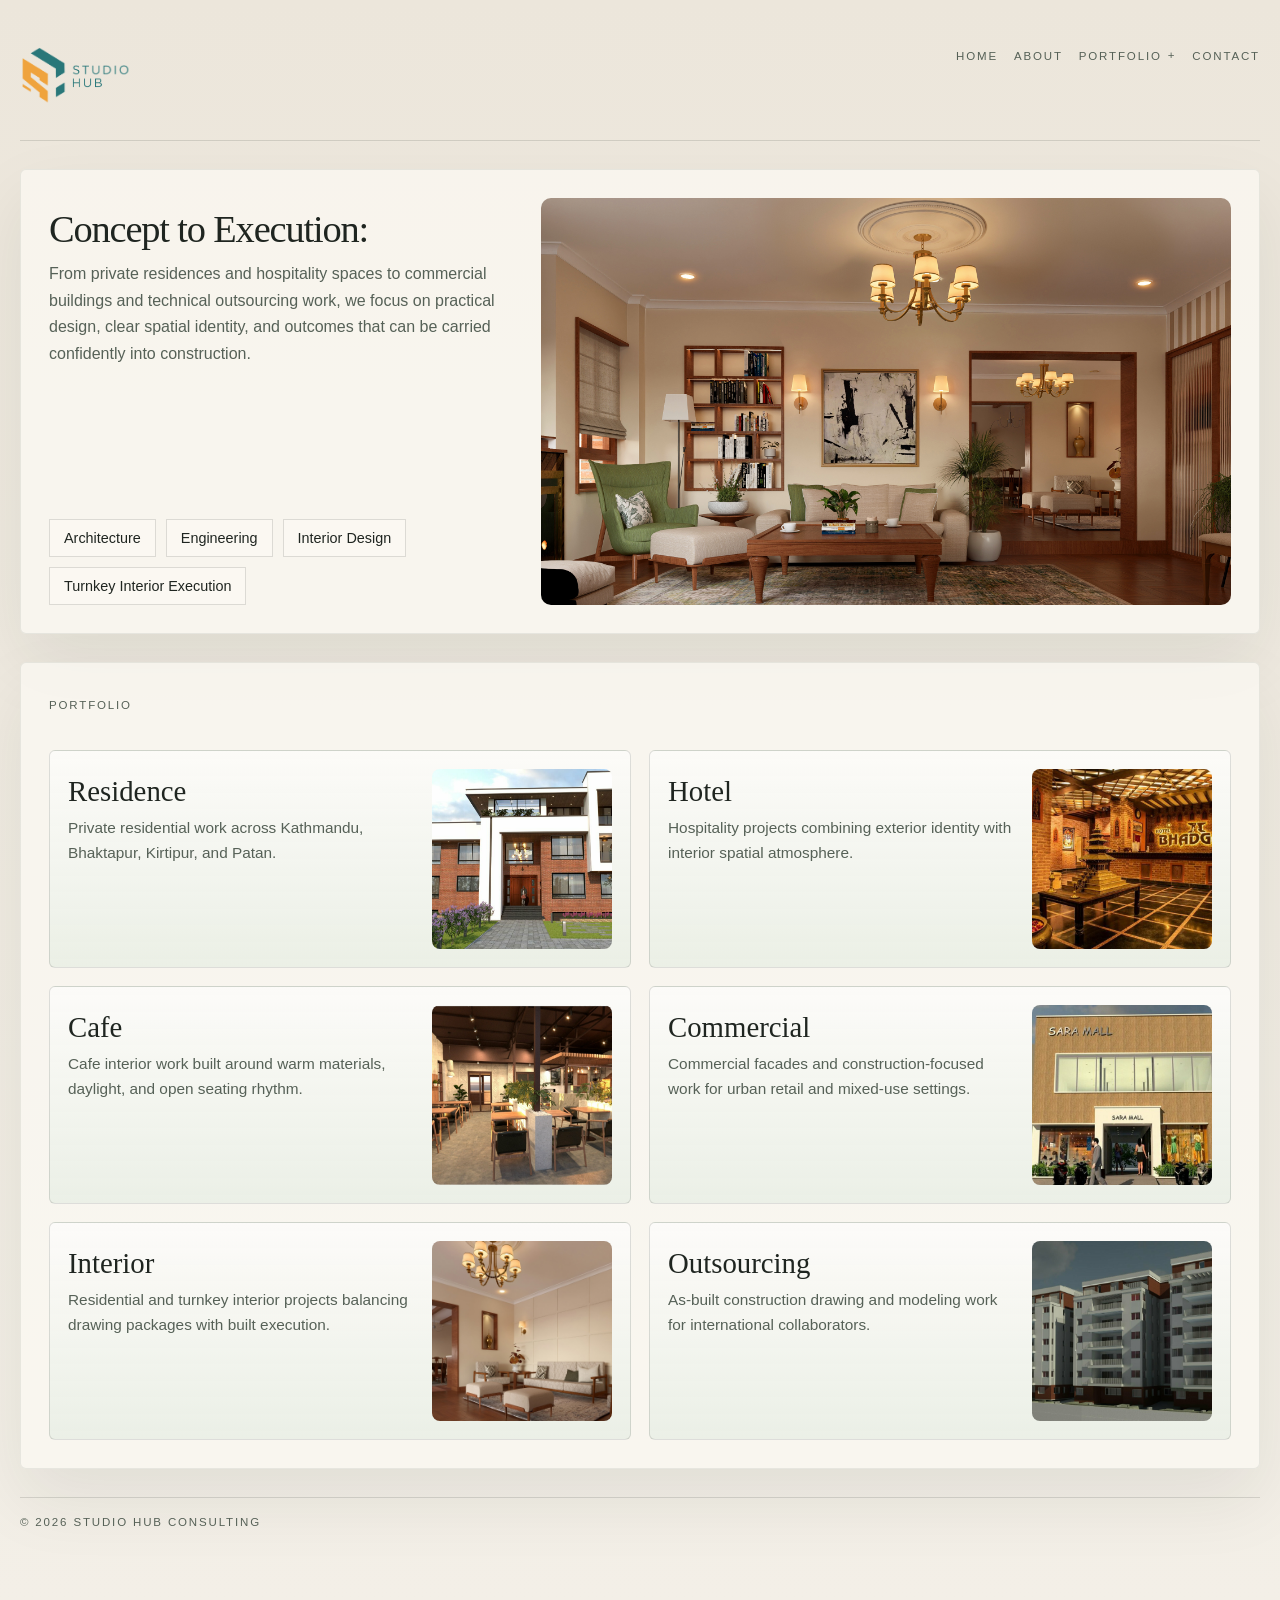
<file: index.html>
<!DOCTYPE html>
<html lang="en">
  <head>
    <meta charset="UTF-8" />
    <meta name="viewport" content="width=device-width, initial-scale=1.0" />
    <title>Studio Hub Consulting</title>
    <meta
      name="description"
      content="Architecture, engineering, interior design, and turnkey construction portfolio for Studio Hub Consulting."
    />
    <link rel="icon" href="./assets/fav.ico" type="image/x-icon" />
    <link rel="stylesheet" href="./styles.css" />
  </head>
  <body>
    <div class="page-shell">
      <header class="site-header">
        <div class="brand-lockup">
          <a class="brand-home-link" href="./index.html" aria-label="Studio Hub Consulting home">
            <img class="brand-logo" src="./assets/logo.png" alt="Studio Hub Consulting logo" />
          </a>
        </div>
        <nav class="header-meta" aria-label="Studio summary">
          <a href="./index.html">Home</a>
          <a href="./about.html">About</a>
          <div class="nav-dropdown">
            <a class="nav-dropdown-trigger" href="#portfolio">Portfolio</a>
            <button
              class="nav-dropdown-toggle"
              type="button"
              aria-expanded="false"
              aria-label="Toggle portfolio categories"
            >
              +
            </button>
            <div class="nav-dropdown-menu">
              <a href="./residence.html">Residence</a>
              <a href="./hotel.html">Hotel</a>
              <a href="./cafe.html">Cafe</a>
              <a href="./commercial.html">Commercial</a>
              <a href="./interior.html">Interior</a>
              <a href="./outsourcing.html">Outsourcing</a>
            </div>
          </div>
          <a href="./contact.html">Contact</a>
        </nav>
      </header>

      <main>
        <section class="hero" aria-labelledby="hero-title">
          <div class="hero-copy">
            <h2 id="hero-title">
	      Concept to Execution:
            </h2>
            <p class="hero-text">
              From private residences and hospitality spaces to commercial
              buildings and technical outsourcing work, we focus on
              practical design, clear spatial identity, and outcomes that can
              be carried confidently into construction.
            </p>
            <ul class="service-list" aria-label="Services">
              <li>Architecture</li>
              <li>Engineering</li>
              <li>Interior Design</li>
              <li>Turnkey Interior Execution</li>
            </ul>
          </div>
          <figure class="hero-media">
            <img
              src="./assets/interior/interior-dillibazar-01.jpg"
              alt="Interior bedroom project by Studio Hub"
            />
          </figure>
        </section>

        <section class="category-overview" id="portfolio" aria-labelledby="category-title">
          <div class="section-heading">
            <p class="section-label" id="category-title">Portfolio</p>
          </div>
          <div class="category-grid" id="category-grid"></div>
        </section>
      </main>

      <footer class="site-footer">
        <p>&copy; 2026 Studio Hub Consulting</p>
      </footer>
    </div>

    <script src="./nav.js"></script>
    <script src="./app.js"></script>
  </body>
</html>
</file>
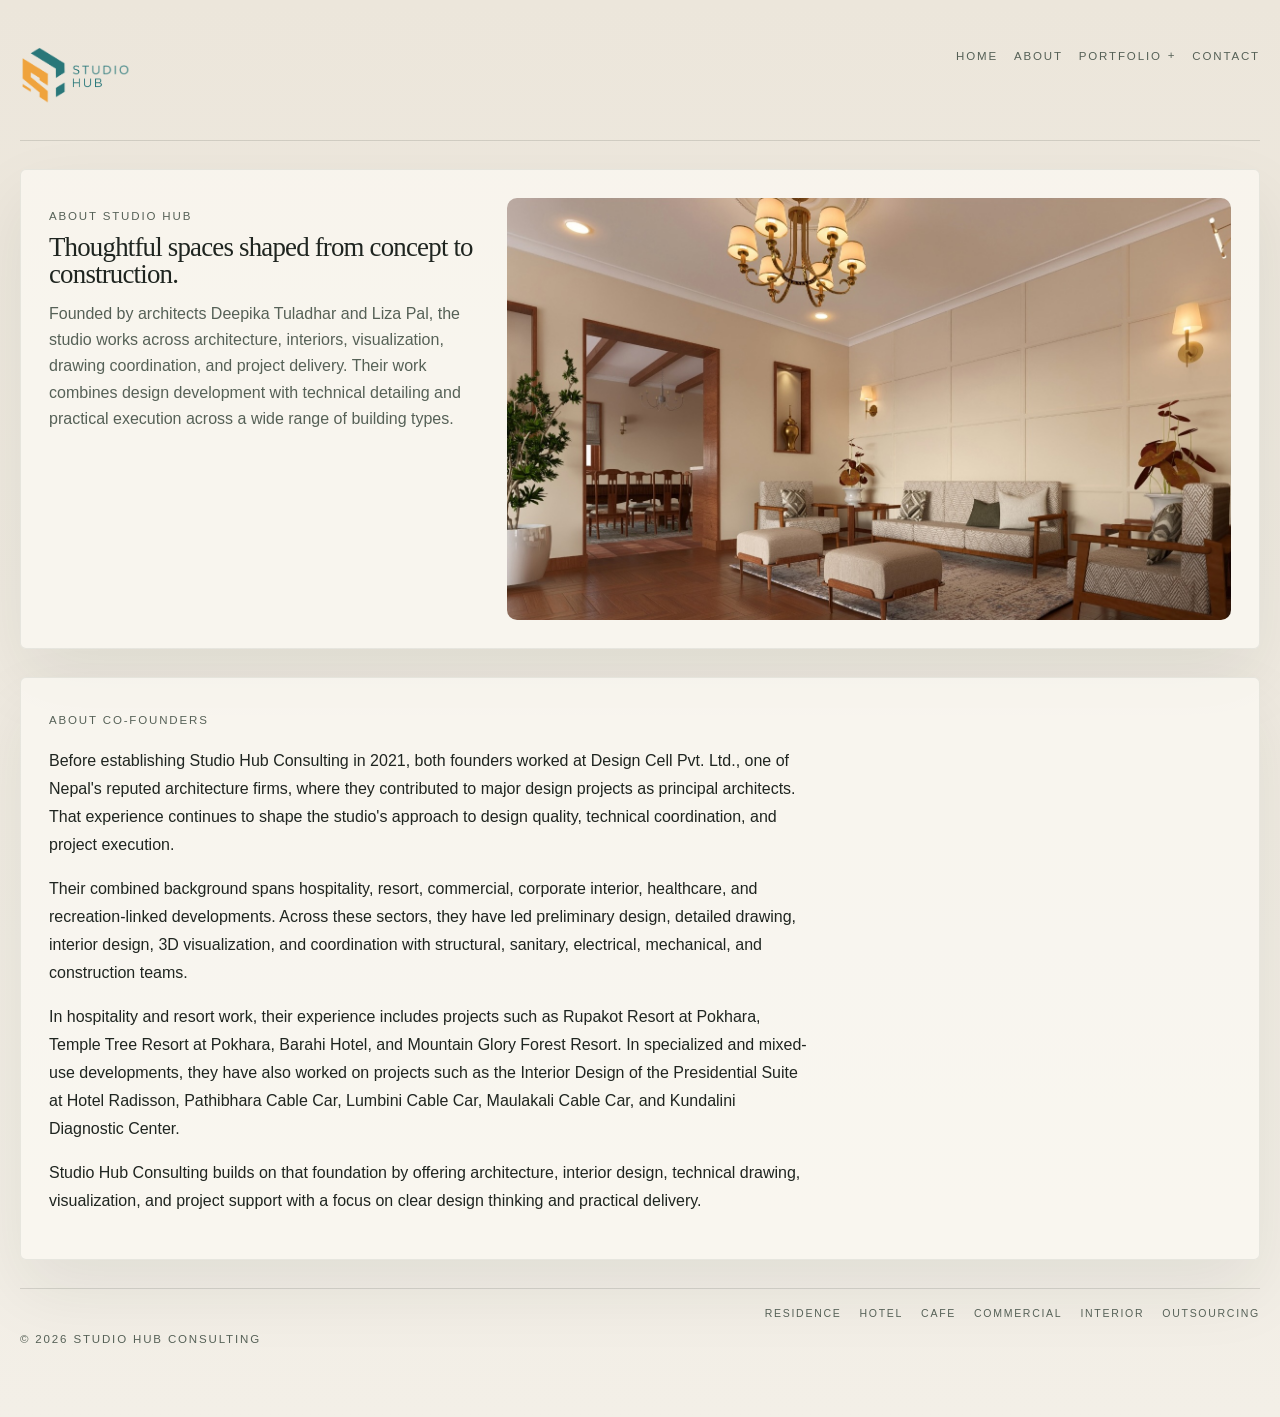
<file: about.html>
<!DOCTYPE html>
<html lang="en">
  <head>
    <meta charset="UTF-8" />
    <meta name="viewport" content="width=device-width, initial-scale=1.0" />
    <title>About | Studio Hub Consulting</title>
    <meta
      name="description"
      content="About Studio Hub Consulting, founded in 2021 by Deepika Tuladhar and Liza Pal."
    />
    <link rel="icon" href="./assets/fav.ico" type="image/x-icon" />
    <link rel="stylesheet" href="./styles.css" />
    <link rel="stylesheet" href="./category.css" />
  </head>
  <body>
    <div class="page-shell">
      <header class="site-header category-header">
        <div class="brand-lockup">
          <a class="brand-home-link" href="./index.html" aria-label="Studio Hub Consulting home">
            <img class="brand-logo" src="./assets/logo.png" alt="Studio Hub Consulting logo" />
          </a>
        </div>
        <nav class="header-meta category-nav" aria-label="Page navigation">
          <a href="./index.html">Home</a>
          <a href="./about.html">About</a>
          <div class="nav-dropdown">
            <a class="nav-dropdown-trigger" href="./index.html#portfolio">Portfolio</a>
            <button
              class="nav-dropdown-toggle"
              type="button"
              aria-expanded="false"
              aria-label="Toggle portfolio categories"
            >
              +
            </button>
            <div class="nav-dropdown-menu">
              <a href="./residence.html">Residence</a>
              <a href="./hotel.html">Hotel</a>
              <a href="./cafe.html">Cafe</a>
              <a href="./commercial.html">Commercial</a>
              <a href="./interior.html">Interior</a>
              <a href="./outsourcing.html">Outsourcing</a>
            </div>
          </div>
          <a href="./contact.html">Contact</a>
        </nav>
      </header>

      <main>
        <section class="category-hero" aria-labelledby="about-title">
          <div class="category-hero-copy">
            <p class="section-label">About Studio Hub</p>
            <h2 id="about-title">Thoughtful spaces shaped from concept to construction.</h2>
            <p>
              Founded by architects Deepika Tuladhar and Liza Pal, the studio works across architecture,
              interiors, visualization, drawing coordination, and project delivery. Their work combines
              design development with technical detailing and practical execution across a wide range of building types.
            </p>
          </div>
          <figure class="category-hero-media">
            <img src="./assets/interior/interior-dillibazar-hero.jpeg" alt="Interior project by Studio Hub Consulting" />
          </figure>
        </section>

        <section class="about-section" aria-labelledby="founders-title">
          <div class="section-heading">
            <p class="section-label" id="founders-title">About Co-Founders</p>
          </div>
          <div class="about-copy">
            <p>
              Before establishing Studio Hub Consulting in 2021, both founders worked at Design Cell Pvt. Ltd.,
              one of Nepal's reputed architecture firms, where they contributed to major design projects as principal architects.
              That experience continues to shape the studio's approach to design quality, technical coordination, and project execution.
            </p>
            <p>
              Their combined background spans hospitality, resort, commercial, corporate interior, healthcare, and
              recreation-linked developments. Across these sectors, they have led preliminary design, detailed drawing,
              interior design, 3D visualization, and coordination with structural, sanitary, electrical, mechanical,
              and construction teams.
            </p>
            <p>
              In hospitality and resort work, their experience includes projects such as Rupakot Resort at Pokhara,
              Temple Tree Resort at Pokhara, Barahi Hotel, and Mountain Glory Forest Resort. In specialized and mixed-use
              developments, they have also worked on projects such as the Interior Design of the Presidential Suite at Hotel Radisson,
              Pathibhara Cable Car, Lumbini Cable Car, Maulakali Cable Car, and Kundalini Diagnostic Center.
            </p>
            <p>
              Studio Hub Consulting builds on that foundation by offering architecture, interior design, technical drawing,
              visualization, and project support with a focus on clear design thinking and practical delivery.
            </p>
          </div>
        </section>
      </main>

      <footer class="site-footer">
        <nav class="site-footer-nav" aria-label="Footer portfolio categories">
          <a href="./residence.html">Residence</a>
          <a href="./hotel.html">Hotel</a>
          <a href="./cafe.html">Cafe</a>
          <a href="./commercial.html">Commercial</a>
          <a href="./interior.html">Interior</a>
          <a href="./outsourcing.html">Outsourcing</a>
        </nav>
        <p>&copy; 2026 Studio Hub Consulting</p>
      </footer>
    </div>
    <script src="./nav.js"></script>
  </body>
</html>
</file>
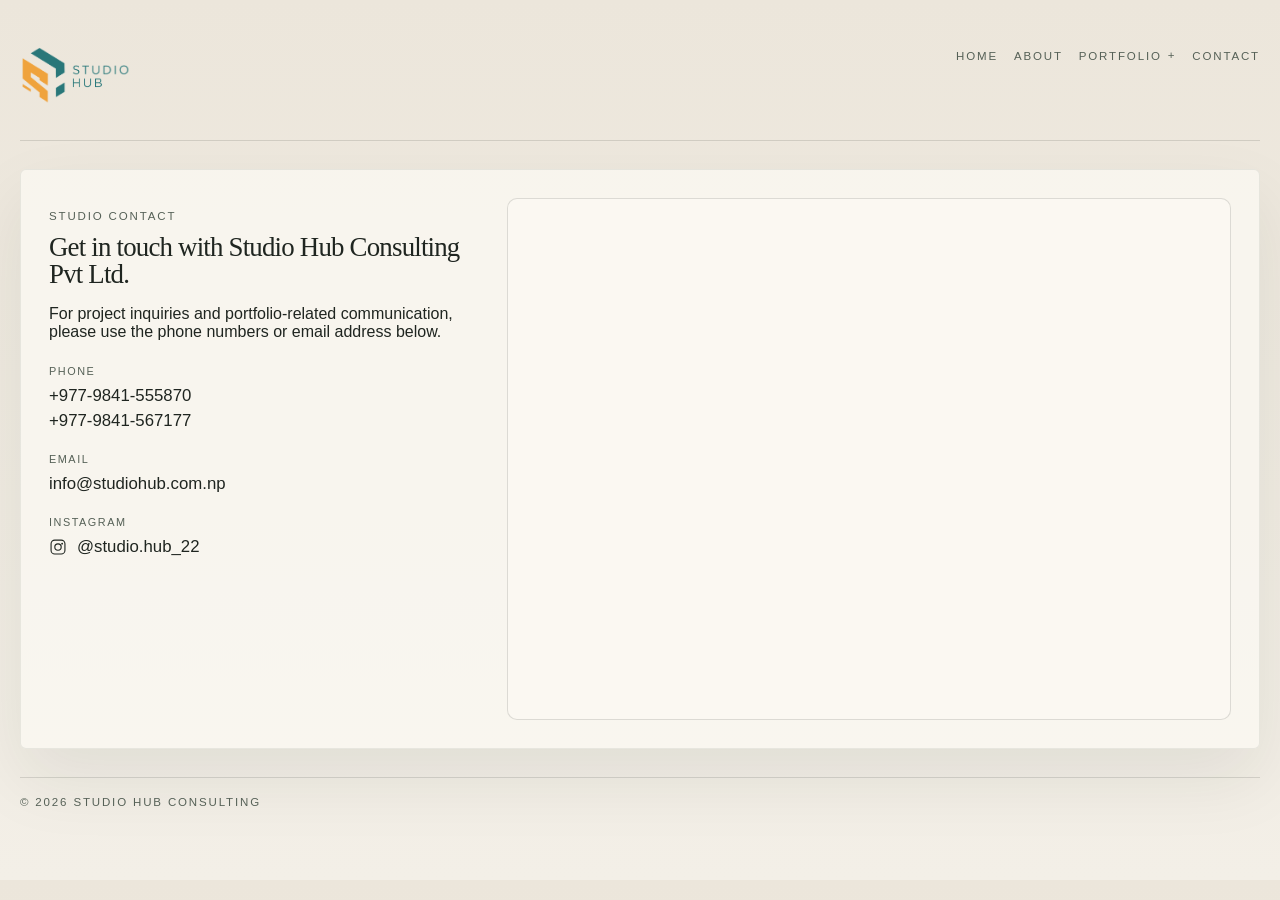
<file: contact.html>
<!DOCTYPE html>
<html lang="en">
  <head>
    <meta charset="UTF-8" />
    <meta name="viewport" content="width=device-width, initial-scale=1.0" />
    <title>Contact | Studio Hub Consulting Pvt Ltd.</title>
    <meta
      name="description"
      content="Contact details for Studio Hub Consulting Pvt Ltd."
    />
    <link rel="icon" href="./assets/fav.ico" type="image/x-icon" />
    <link rel="stylesheet" href="./styles.css" />
    <link rel="stylesheet" href="./category.css" />
  </head>
  <body>
    <div class="page-shell">
      <header class="site-header category-header">
        <div class="brand-lockup">
          <a class="brand-home-link" href="./index.html" aria-label="Studio Hub Consulting home">
            <img class="brand-logo" src="./assets/logo.png" alt="Studio Hub Consulting Pvt Ltd. logo" />
          </a>
        </div>
        <nav class="header-meta category-nav" aria-label="Page navigation">
          <a href="./index.html">Home</a>
          <a href="./about.html">About</a>
          <div class="nav-dropdown">
            <a class="nav-dropdown-trigger" href="./index.html#portfolio">Portfolio</a>
            <button
              class="nav-dropdown-toggle"
              type="button"
              aria-expanded="false"
              aria-label="Toggle portfolio categories"
            >
              +
            </button>
            <div class="nav-dropdown-menu">
              <a href="./residence.html">Residence</a>
              <a href="./hotel.html">Hotel</a>
              <a href="./cafe.html">Cafe</a>
              <a href="./commercial.html">Commercial</a>
              <a href="./interior.html">Interior</a>
              <a href="./outsourcing.html">Outsourcing</a>
            </div>
          </div>
          <a href="./contact.html">Contact</a>
        </nav>
      </header>

      <main>
        <section class="category-hero" aria-labelledby="contact-title">
          <div class="category-hero-copy">
            <p class="section-label">Studio Contact</p>
            <h2 id="contact-title">Get in touch with Studio Hub Consulting Pvt Ltd.</h2>
            <p>
              For project inquiries and portfolio-related communication, please
              use the phone numbers or email address below.
            </p>
            <dl class="contact-page-grid">
              <div>
                <dt>Phone</dt>
                <dd>+977-9841-555870 <br>+977-9841-567177</dd>
              </div>
              <div>
                <dt>Email</dt>
                <dd>info@studiohub.com.np</dd>
              </div>
              <div>
                <dt>Instagram</dt>
                <dd>
                  <a
                    class="contact-social"
                    href="https://www.instagram.com/studio.hub_22/"
                    target="_blank"
                    rel="noreferrer"
                  >
                    <svg
                      viewBox="0 0 24 24"
                      aria-hidden="true"
                      focusable="false"
                    >
                      <path
                        d="M7.75 2h8.5A5.75 5.75 0 0 1 22 7.75v8.5A5.75 5.75 0 0 1 16.25 22h-8.5A5.75 5.75 0 0 1 2 16.25v-8.5A5.75 5.75 0 0 1 7.75 2Zm0 1.5A4.25 4.25 0 0 0 3.5 7.75v8.5a4.25 4.25 0 0 0 4.25 4.25h8.5a4.25 4.25 0 0 0 4.25-4.25v-8.5a4.25 4.25 0 0 0-4.25-4.25h-8.5ZM17.5 6.25a1.25 1.25 0 1 1 0 2.5 1.25 1.25 0 0 1 0-2.5ZM12 7a5 5 0 1 1 0 10 5 5 0 0 1 0-10Zm0 1.5A3.5 3.5 0 1 0 12 15.5 3.5 3.5 0 0 0 12 8.5Z"
                      />
                    </svg>
                    <span>@studio.hub_22</span>
                  </a>
                </dd>
              </div>
            </dl>
          </div>
          <div class="contact-page-card contact-map-card">
            <div class="contact-map-frame">
              <iframe
                src="https://www.google.com/maps/embed?pb=!4v1782024468467!6m8!1m7!1sIWiOt2TLCXdPtYcRRJ_f-g!2m2!1d27.71873730586642!2d85.33628738346324!3f99.20093607960294!4f6.92278613376088!5f0.4000000000000002"
                width="600"
                height="450"
                style="border:0;"
                allowfullscreen=""
                loading="lazy"
                referrerpolicy="no-referrer-when-downgrade"
                title="Studio Hub location map"
              ></iframe>
            </div>
          </div>
        </section>
      </main>

      <footer class="site-footer">
        <p>&copy; 2026 Studio Hub Consulting</p>
      </footer>
    </div>
    <script src="./nav.js"></script>
  </body>
</html>
</file>
<file: styles.css>
:root {
  --page-bg: #f3efe7;
  --surface: #fbf8f2;
  --surface-strong: #e0eadf;
  --text: #1f2520;
  --muted: #566157;
  --rule: rgba(31, 37, 32, 0.14);
  --accent: #6c8a76;
  --accent-warm: #b47d49;
  --shadow: 0 30px 70px rgba(27, 32, 28, 0.08);
  --serif: "Iowan Old Style", "Palatino Linotype", "Book Antiqua", Palatino, Georgia, serif;
  --sans: "Avenir Next", "Helvetica Neue", "Segoe UI", sans-serif;
}

* {
  box-sizing: border-box;
}

html {
  background: linear-gradient(180deg, #ece6db 0%, var(--page-bg) 100%);
  color: var(--text);
}

body {
  margin: 0;
  font-family: var(--sans);
}

main,
.site-header,
.site-footer,
.lightbox {
  transition: opacity 70ms ease, transform 70ms ease;
}

.page-shell {
  animation: page-fade-in 90ms ease;
}

body.page-is-leaving .site-header,
body.page-is-leaving main,
body.page-is-leaving .site-footer {
  opacity: 0;
  transform: translateY(8px);
}

@keyframes page-fade-in {
  from {
    opacity: 0;
    transform: translateY(8px);
  }

  to {
    opacity: 1;
    transform: translateY(0);
  }
}

img {
  display: block;
  max-width: 100%;
}

.page-shell {
  width: min(1320px, calc(100% - 40px));
  margin: 0 auto;
  padding: 24px 0 72px;
}

.site-header {
  display: flex;
  justify-content: space-between;
  gap: 24px;
  padding: 18px 0 36px;
  border-bottom: 1px solid var(--rule);
}

.brand-lockup {
  display: flex;
  flex-direction: column;
  gap: 10px;
  align-items: flex-start;
}

.brand-home-link {
  display: inline-flex;
  text-decoration: none;
}

.brand-logo {
  width: 110px;
  height: auto;
}

.brand-lockup h1,
.section-heading h2,
.contact-band h2,
.hero-copy h2 {
  font-family: var(--serif);
  font-weight: 400;
  letter-spacing: -0.03em;
}

.brand-lockup h1 {
  max-width: 12ch;
  margin: 6px 0 0;
  font-size: clamp(1.1rem, 1.8vw, 1.4rem);
  line-height: 1.1;
}

.eyebrow,
.section-label,
.header-meta,
.category-meta,
.contact-grid dt {
  text-transform: uppercase;
  letter-spacing: 0.16em;
  font-size: 0.72rem;
}

.eyebrow,
.section-label,
.header-meta,
.supporting-copy,
.hero-text,
.category-meta,
.contact-grid dt {
  color: var(--muted);
}

.header-meta {
  display: flex;
  align-items: flex-start;
  gap: 16px;
  flex-wrap: nowrap;
  max-width: none;
  padding-top: 8px;
  justify-content: flex-end;
}

.nav-dropdown {
  position: relative;
  display: inline-flex;
  align-items: center;
  gap: 6px;
}

.nav-dropdown-trigger,
.nav-dropdown-toggle,
.header-meta > a,
.nav-dropdown-menu a {
  text-transform: uppercase;
  letter-spacing: 0.16em;
  font-size: 0.72rem;
  color: var(--muted);
  text-decoration: none;
}

.nav-dropdown-toggle {
  border: 0;
  padding: 0;
  background: transparent;
  cursor: pointer;
  line-height: 1;
}

.nav-dropdown-menu {
  position: absolute;
  top: calc(100% + 10px);
  right: 0;
  display: none;
  min-width: 180px;
  padding: 12px;
  border: 1px solid var(--rule);
  background: var(--surface);
  box-shadow: var(--shadow);
  gap: 10px;
  z-index: 20;
}

.nav-dropdown.is-open .nav-dropdown-menu {
  display: grid;
}

.nav-dropdown-menu a:hover,
.nav-dropdown-menu a:focus-visible,
.nav-dropdown-trigger:hover,
.nav-dropdown-trigger:focus-visible,
.nav-dropdown-toggle:hover,
.nav-dropdown-toggle:focus-visible {
  color: var(--text);
}

.hero,
.category-overview,
.feature-strip,
.contact-band {
  margin-top: 28px;
  background: rgba(251, 248, 242, 0.8);
  border: 1px solid rgba(31, 37, 32, 0.08);
  border-radius: 6px;
  box-shadow: var(--shadow);
}

.hero {
  display: grid;
  grid-template-columns: minmax(320px, 460px) minmax(0, 1fr);
  gap: 32px;
  padding: 28px;
}

.hero-copy {
  display: flex;
  flex-direction: column;
  max-width: none;
}

.hero-copy h2 {
  margin: 12px 0;
  font-size: clamp(1.8rem, 3vw, 3.4rem);
  line-height: 1.02;
}

.hero-text {
  margin: 0 0 22px;
  max-width: none;
  line-height: 1.65;
}

.service-list {
  display: flex;
  flex-wrap: wrap;
  gap: 10px;
  list-style: none;
  margin: auto 0 0;
  padding: 0;
}

.service-list li {
  padding: 10px 14px;
  border: 1px solid var(--rule);
  background: var(--surface);
  font-size: 0.9rem;
}

.hero-media {
  margin: 0;
  min-height: 100%;
}

.hero-media img {
  width: 100%;
  height: 100%;
  max-height: 680px;
  object-fit: cover;
  border-radius: 10px;
}

.section-heading {
  display: flex;
  align-items: end;
  justify-content: space-between;
  gap: 24px;
  padding: 24px 28px 0;
}

.section-heading h2,
.contact-band h2 {
  margin: 10px 0 0;
  font-size: clamp(1.8rem, 3vw, 3rem);
  line-height: 1.05;
}

.category-grid {
  display: grid;
  grid-template-columns: repeat(2, minmax(0, 1fr));
  gap: 18px;
  padding: 28px;
}

.category-card {
  border: 1px solid var(--rule);
  border-radius: 6px;
  background: linear-gradient(180deg, rgba(255, 255, 255, 0.6), rgba(224, 234, 223, 0.55));
}

.category-card-link {
  display: grid;
  grid-template-columns: minmax(0, 1fr) 180px;
  gap: 18px;
  padding: 18px;
  color: inherit;
  text-decoration: none;
}

.category-card h3 {
  margin: 8px 0 10px;
  font-family: var(--serif);
  font-weight: 400;
  font-size: 1.8rem;
  line-height: 1;
}

.category-card-link:hover,
.category-card-link:focus-visible {
  background: rgba(255, 255, 255, 0.28);
}

.category-card p {
  margin: 0;
  font-size: 0.96rem;
  line-height: 1.6;
  color: var(--muted);
}

.category-card img {
  width: 100%;
  height: 180px;
  object-fit: cover;
  border-radius: 8px;
}

.site-footer {
  margin-top: 28px;
  padding-top: 18px;
  border-top: 1px solid var(--rule);
}

.site-footer-nav {
  display: flex;
  flex-wrap: wrap;
  gap: 12px 18px;
  margin: 0 0 14px;
  justify-content: flex-end;
}

.site-footer-nav a {
  color: var(--muted);
  text-decoration: none;
  text-transform: uppercase;
  letter-spacing: 0.16em;
  font-size: 0.66rem;
}

.site-footer-nav a:hover,
.site-footer-nav a:focus-visible {
  color: var(--text);
}

.site-footer p {
  margin: 0;
  color: var(--muted);
  text-transform: uppercase;
  letter-spacing: 0.16em;
  font-size: 0.72rem;
}

.category-meta {
  display: block;
}

.feature-strip {
  padding-bottom: 28px;
}

.split-heading {
  align-items: start;
}

.supporting-copy {
  max-width: 48ch;
  line-height: 1.65;
  margin: 0;
}

.feature-grid {
  display: grid;
  grid-template-columns: 1.6fr 1fr 1fr;
  gap: 18px;
  padding: 28px;
}

.feature {
  margin: 0;
  background: var(--surface);
}

.feature img {
  width: 100%;
  height: 100%;
  object-fit: cover;
}

.feature-large {
  min-height: 520px;
}

.feature:not(.feature-large) {
  min-height: 320px;
}

@media (max-width: 960px) {
  .site-header,
  .hero,
  .section-heading,
  .split-heading {
    grid-template-columns: 1fr;
    display: grid;
  }

  .header-meta {
    justify-content: start;
    max-width: none;
  }

  .nav-dropdown-menu {
    left: 0;
    right: auto;
  }

  .category-grid,
  .feature-grid {
    grid-template-columns: 1fr;
  }

  .category-card {
    grid-template-columns: 1fr;
  }

  .category-card-link {
    grid-template-columns: 1fr;
  }

  .category-card img {
    height: 240px;
  }

  .feature-large,
  .feature:not(.feature-large) {
    min-height: auto;
  }
}

@media (max-width: 640px) {
  .page-shell {
    width: min(100% - 24px, 1320px);
    padding-bottom: 40px;
  }

  .site-header,
  .hero,
  .category-overview,
  .feature-strip,
  .contact-band {
    margin-top: 18px;
  }

  .hero,
  .section-heading,
  .category-grid,
  .feature-grid,
  .contact-band {
    padding-left: 18px;
    padding-right: 18px;
  }

  .hero {
    padding-top: 18px;
    padding-bottom: 18px;
    gap: 18px;
  }

  .brand-lockup h1 {
    max-width: 12ch;
  }
}
</file>
<file: category.css>
.category-header .brand-lockup h1 {
  max-width: none;
}

.category-nav a {
  color: inherit;
  text-decoration: none;
}

.category-links {
  display: flex;
  flex-wrap: wrap;
  gap: 12px;
  padding: 18px 0 0;
  border-bottom: 1px solid var(--rule);
}

.category-links a,
.category-link-current {
  display: inline-block;
  padding: 0 0 14px;
  color: var(--muted);
  text-decoration: none;
  text-transform: uppercase;
  letter-spacing: 0.14em;
  font-size: 0.72rem;
}

.category-links a:hover,
.category-links a:focus-visible {
  color: var(--text);
}

.category-link-current {
  color: var(--text);
  border-bottom: 1px solid var(--text);
}

.category-hero,
.project-list {
  margin-top: 28px;
  background: rgba(251, 248, 242, 0.8);
  border: 1px solid rgba(31, 37, 32, 0.08);
  border-radius: 6px;
  box-shadow: var(--shadow);
}

.category-hero {
  display: grid;
  grid-template-columns: minmax(320px, 430px) minmax(0, 1fr);
  gap: 28px;
  padding: 28px;
}

.category-hero-copy h2,
.project-meta h3 {
  font-family: var(--serif);
  font-weight: 400;
  letter-spacing: -0.03em;
}

.category-hero-copy h2 {
  margin: 12px 0;
  font-size: clamp(1.3rem, 2.1vw, 2.3rem);
  line-height: 1.02;
}

.category-hero-copy p:last-child {
  margin: 0;
  color: var(--muted);
  line-height: 1.65;
}

.category-hero-media,
.project-lead,
.project-gallery figure {
  margin: 0;
}

.category-hero-media img {
  width: 100%;
  height: 100%;
  object-fit: cover;
  border-radius: 10px;
}

.contact-page-card {
  display: flex;
  align-items: center;
  background: var(--surface);
  border: 1px solid var(--rule);
  border-radius: 6px;
  padding: 28px;
}

.contact-page-grid {
  display: grid;
  gap: 20px;
  margin: 24px 0 0;
}

.contact-page-grid dt {
  margin-bottom: 6px;
  text-transform: uppercase;
  letter-spacing: 0.14em;
  font-size: 0.68rem;
  color: var(--muted);
}

.contact-page-grid dd {
  margin: 0;
  font-size: 1.05rem;
  line-height: 1.5;
}

.contact-social {
  display: inline-flex;
  align-items: center;
  gap: 10px;
  color: inherit;
  text-decoration: none;
}

.contact-social svg {
  width: 18px;
  height: 18px;
  fill: currentColor;
}

.contact-social:hover,
.contact-social:focus-visible {
  color: var(--accent);
}

.contact-map-card {
  padding: 0;
  overflow: hidden;
  border-radius: 10px;
}

.contact-map-frame {
  width: 100%;
}

.contact-map-frame iframe {
  display: block;
  width: 100%;
  height: 100%;
  min-height: 520px;
}

.about-section {
  margin-top: 28px;
  background: rgba(251, 248, 242, 0.8);
  border: 1px solid rgba(31, 37, 32, 0.08);
  border-radius: 6px;
  box-shadow: var(--shadow);
}

.about-copy {
  padding: 10px 28px 28px;
}

.about-copy p {
  margin: 0 0 16px;
  max-width: 86ch;
  line-height: 1.75;
}

.project-stack {
  padding: 10px 28px 28px;
}

.project-section {
  padding: 30px 0 38px;
  border-top: 1px solid var(--rule);
}

.project-intro {
  display: grid;
  grid-template-columns: minmax(260px, 320px) minmax(0, 1fr);
  gap: 24px;
  align-items: start;
}

.project-meta h3 {
  margin: 10px 0 18px;
  font-size: clamp(1.7rem, 2.4vw, 2.5rem);
  line-height: 1;
}

.project-meta dl {
  display: grid;
  gap: 10px;
  margin: 0;
}

.project-meta dt {
  margin-bottom: 4px;
  text-transform: uppercase;
  letter-spacing: 0.14em;
  font-size: 0.68rem;
  color: var(--muted);
}

.project-meta dd {
  margin: 0;
  line-height: 1.5;
}

.project-description {
  margin: 10px 0 18px;
  max-width: 34ch;
  color: var(--muted);
  line-height: 1.7;
}

.project-lead img {
  width: 100%;
  max-height: 700px;
  object-fit: contain;
  background: var(--surface);
  border-radius: 10px;
}

.project-lead-trigger img {
  transition: transform 180ms ease, box-shadow 180ms ease;
}

.project-lead-trigger:hover img,
.project-lead-trigger:focus-visible img {
  transform: translateY(-1px);
  box-shadow: 0 18px 34px rgba(19, 24, 21, 0.1);
}

.project-gallery {
  display: grid;
  grid-template-columns: repeat(12, minmax(0, 1fr));
  gap: 14px;
  margin-top: 14px;
}

.project-gallery.compact {
  grid-template-columns: repeat(auto-fit, minmax(108px, 144px));
}

.project-gallery figure {
  grid-column: span 2;
  background: var(--surface);
}

.project-gallery.compact figure {
  grid-column: auto;
}

.project-gallery img {
  width: 100%;
  height: 96px;
  object-fit: cover;
  background: var(--surface);
  border-radius: 8px;
  filter: saturate(0.82) contrast(0.94) brightness(0.96);
  opacity: 0.9;
  transition: filter 180ms ease, opacity 180ms ease, transform 180ms ease;
}

.project-thumb {
  padding: 0;
  border: 0;
  width: 100%;
  background: none;
  cursor: pointer;
}

.project-thumb:focus-visible {
  outline: 2px solid var(--accent);
  outline-offset: 3px;
}

.project-thumb:hover img,
.project-thumb:focus-visible img {
  filter: none;
  opacity: 1;
  transform: translateY(-1px);
}

.lightbox[hidden] {
  display: none;
}

.lightbox {
  position: fixed;
  inset: 0;
  z-index: 1000;
  display: grid;
  place-items: center;
  padding: 24px;
  background: rgba(19, 24, 21, 0.78);
}

.lightbox-panel {
  position: relative;
  width: min(1200px, 100%);
  max-height: min(90vh, 920px);
  padding: 48px 24px 24px;
  background: rgba(251, 248, 242, 0.98);
  box-shadow: 0 30px 80px rgba(0, 0, 0, 0.28);
}

.lightbox-close {
  position: absolute;
  top: 12px;
  right: 12px;
  width: 44px;
  height: 44px;
  border: 1px solid rgba(31, 37, 32, 0.12);
  border-radius: 999px;
  background: rgba(251, 248, 242, 0.66);
  color: transparent;
  font-size: 0;
  line-height: 1;
  cursor: pointer;
  box-shadow: 0 10px 24px rgba(19, 24, 21, 0.12);
  transition: background-color 180ms ease, transform 180ms ease, box-shadow 180ms ease;
}

.lightbox-close::before,
.lightbox-close::after {
  content: "";
  position: absolute;
  top: 50%;
  left: 50%;
  width: 18px;
  height: 1.5px;
  background: var(--text);
  border-radius: 999px;
  transform-origin: center;
}

.lightbox-close::before {
  transform: translate(-50%, -50%) rotate(45deg);
}

.lightbox-close::after {
  transform: translate(-50%, -50%) rotate(-45deg);
}

.lightbox-close:hover,
.lightbox-close:focus-visible {
  background: rgba(255, 255, 255, 0.82);
  box-shadow: 0 14px 28px rgba(19, 24, 21, 0.18);
  transform: scale(1.03);
}

.lightbox-close:focus-visible {
  outline: 2px solid var(--accent);
  outline-offset: 2px;
}

.lightbox-nav {
  position: absolute;
  top: 50%;
  z-index: 2;
  width: 52px;
  height: 52px;
  border: 1px solid rgba(31, 37, 32, 0.12);
  border-radius: 999px;
  background: rgba(251, 248, 242, 0.64);
  color: var(--text);
  cursor: pointer;
  box-shadow: 0 14px 28px rgba(19, 24, 21, 0.14);
  transform: translateY(-50%);
  transition: background-color 180ms ease, transform 180ms ease, box-shadow 180ms ease;
}

.lightbox-nav:hover,
.lightbox-nav:focus-visible {
  background: rgba(255, 255, 255, 0.8);
  box-shadow: 0 18px 34px rgba(19, 24, 21, 0.18);
}

.lightbox-nav:focus-visible {
  outline: 2px solid var(--accent);
  outline-offset: 2px;
}

.lightbox-nav:hover {
  transform: translateY(-50%) scale(1.03);
}

.lightbox-nav span {
  display: block;
  font-size: 1.4rem;
  line-height: 1;
}

.lightbox-nav-prev {
  left: 18px;
}

.lightbox-nav-next {
  right: 18px;
}

.lightbox-figure {
  margin: 0;
}

.lightbox-figure img {
  width: 100%;
  max-height: calc(90vh - 120px);
  object-fit: contain;
  background: var(--surface);
  border-radius: 10px;
}

.lightbox-caption {
  margin-top: 12px;
  color: var(--muted);
  line-height: 1.5;
}

@media (max-width: 960px) {
  .category-hero,
  .project-intro {
    grid-template-columns: 1fr;
  }

  .project-gallery {
    grid-template-columns: repeat(auto-fit, minmax(140px, 1fr));
  }

  .project-gallery figure {
    grid-column: auto;
  }

  .contact-map-frame iframe {
    min-height: 420px;
  }
}

@media (max-width: 640px) {
  .category-hero,
  .project-stack {
    padding-left: 18px;
    padding-right: 18px;
  }

  .project-gallery {
    grid-template-columns: repeat(2, minmax(0, 1fr));
  }

  .project-gallery img {
    height: 84px;
  }

  .lightbox {
    padding: 12px;
  }

  .lightbox-panel {
    padding: 44px 12px 12px;
  }

  .lightbox-nav {
    width: 44px;
    height: 44px;
  }

  .lightbox-nav-prev {
    left: 10px;
  }

  .lightbox-nav-next {
    right: 10px;
  }

  .contact-map-frame iframe {
    min-height: 320px;
  }
}
</file>
